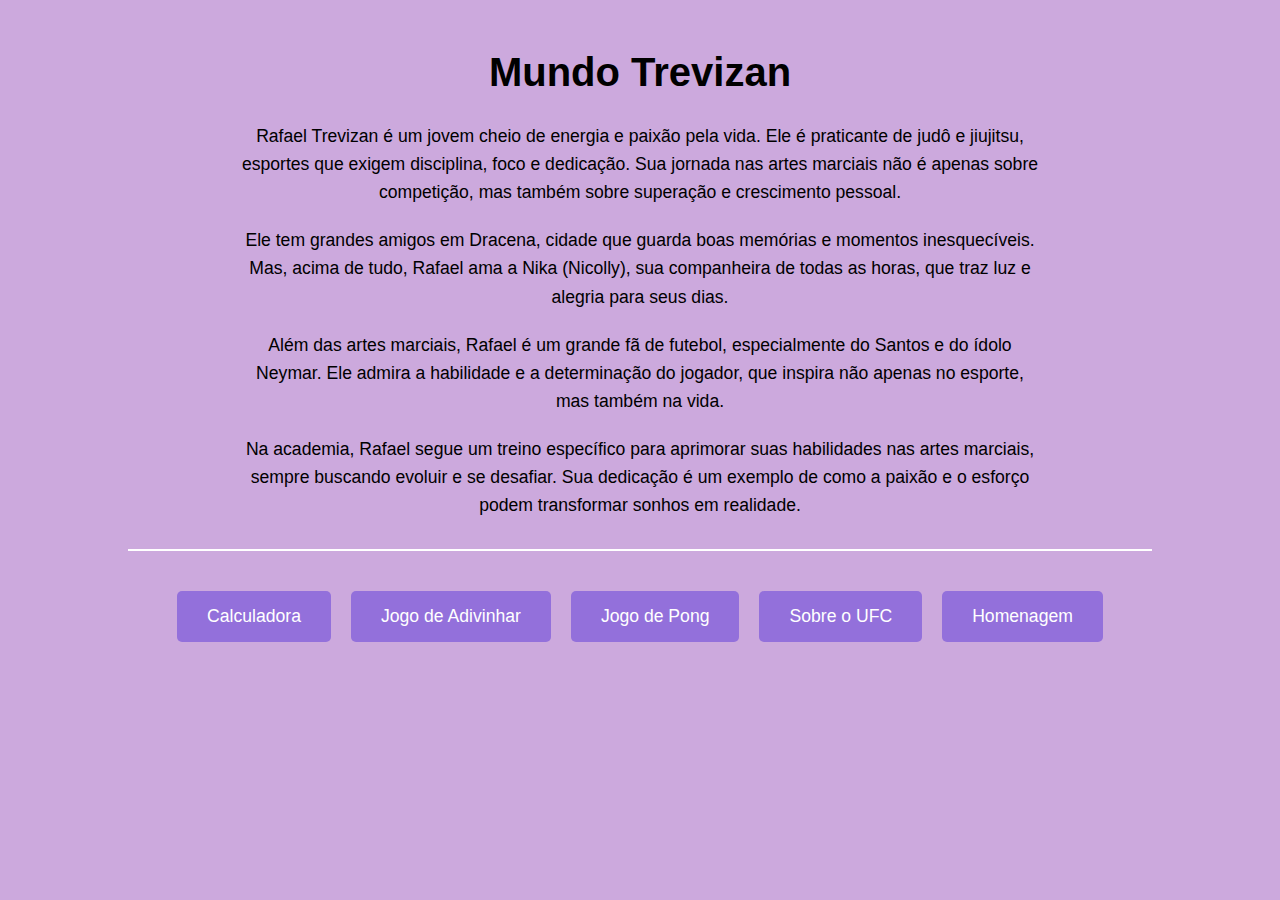
<file: index.html>
<!DOCTYPE html>
<html lang="pt-BR">
<head>
    <meta charset="UTF-8">
    <meta name="viewport" content="width=device-width, initial-scale=1.0">
    <title>Mundo Trevizan</title>
    <style>
        body {
            font-family: 'Comic Sans MS', cursive, sans-serif; /* Fonte Comic Sans */
            background-color: #CCA9DD; /* Roxo claro */
            color: black; /* Texto preto */
            text-align: center;
            margin: 0;
            padding: 0;
        }
        h1 {
            color: black; /* Título preto */
            margin-top: 50px;
            font-size: 2.5em;
        }
        p {
            color: black; /* Texto preto */
            max-width: 800px;
            margin: 20px auto;
            line-height: 1.6;
            font-size: 1.1em;
        }
        .separator {
            width: 80%;
            height: 2px;
            background-color: white; /* Linha separadora branca */
            margin: 30px auto;
        }
        .button-container {
            display: flex;
            justify-content: center;
            flex-wrap: nowrap; /* Botões na mesma linha */
            margin-top: 30px;
        }
        .button-container a {
            text-decoration: none;
            color: white;
            background-color: #9370DB; /* Roxo médio claro */
            padding: 15px 30px;
            margin: 10px;
            border-radius: 5px;
            transition: background-color 0.3s ease;
            font-size: 1.1em;
        }
        .button-container a:hover {
            background-color: #BA55D3; /* Roxo mais claro */
        }
    </style>
</head>
<body>
    <h1>Mundo Trevizan</h1>
    <p>
        Rafael Trevizan é um jovem cheio de energia e paixão pela vida. Ele é praticante de judô e jiujitsu, esportes que exigem disciplina, foco e dedicação. Sua jornada nas artes marciais não é apenas sobre competição, mas também sobre superação e crescimento pessoal.
    </p>
    <p>
        Ele tem grandes amigos em Dracena, cidade que guarda boas memórias e momentos inesquecíveis. Mas, acima de tudo, Rafael ama a Nika (Nicolly), sua companheira de todas as horas, que traz luz e alegria para seus dias.
    </p>
    <p>
        Além das artes marciais, Rafael é um grande fã de futebol, especialmente do Santos e do ídolo Neymar. Ele admira a habilidade e a determinação do jogador, que inspira não apenas no esporte, mas também na vida.
    </p>
    <p>
        Na academia, Rafael segue um treino específico para aprimorar suas habilidades nas artes marciais, sempre buscando evoluir e se desafiar. Sua dedicação é um exemplo de como a paixão e o esforço podem transformar sonhos em realidade.
    </p>
    <div class="separator"></div> <!-- Linha separadora -->
    <div class="button-container">
        <a href="calculadora.html">Calculadora</a>
        <a href="adivinhar.html">Jogo de Adivinhar</a>
        <a href="pong.html">Jogo de Pong</a>
        <a href="ufc.html">Sobre o UFC</a>
        <a href="homenagem.html">Homenagem</a>
    </div>
</body>
</html>
</file>
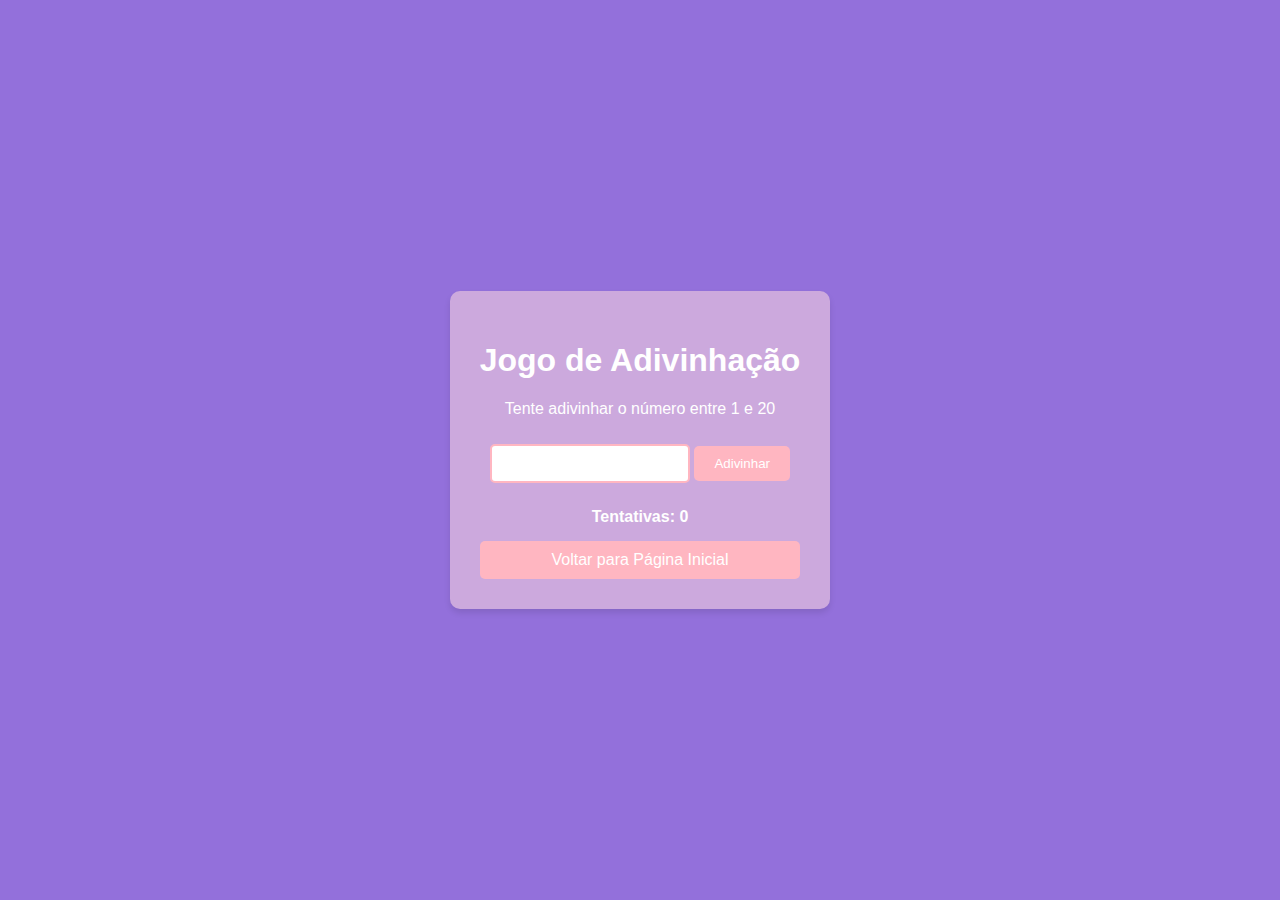
<file: adivinhar.html>
<html lang="pt-BR">
<head>
    <meta charset="UTF-8">
    <title>Jogo de Adivinhação</title>
    <link rel="stylesheet" href="advstyles.css">
</head>
<body>
    <div class="container">
        <h1>Jogo de Adivinhação</h1>
        <p>Tente adivinhar o número entre 1 e 20</p>
        <input type="number" id="guessInput" min="1" max="20">
        <button onclick="checkGuess()">Adivinhar</button>
        <p id="message"></p>
        <p id="attempts">Tentativas: 0</p>
        <p id="guess-path"></p>
        <a href="index.html" class="back-button">Voltar para Página Inicial</a>
    </div>
    <script src="advscript.js"></script>
</body>
</html>
</file>
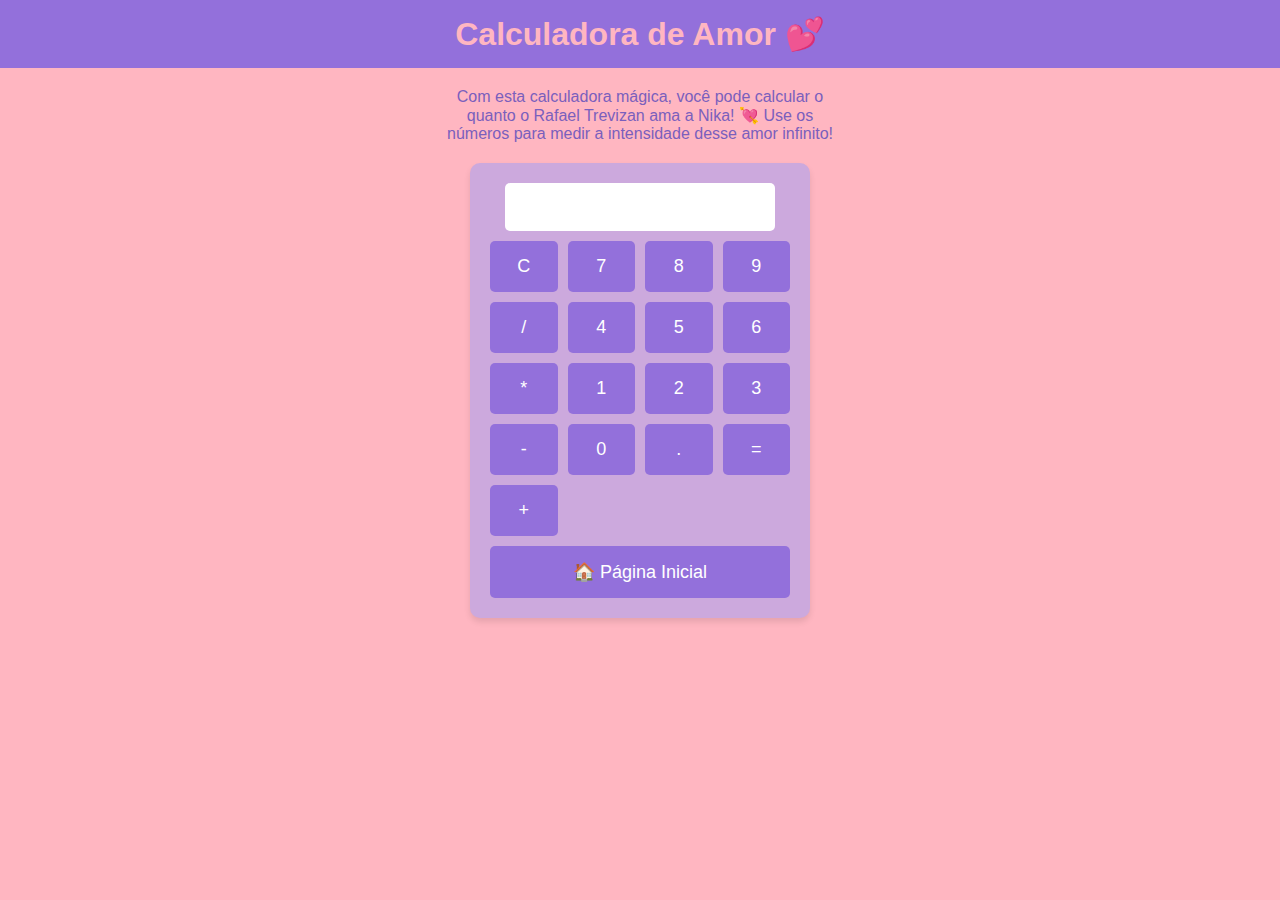
<file: calculadora.html>
<html lang="pt-br">
<head>
    <meta charset="UTF-8">
    <title>Calculadora de Amor do Rafael e Nika</title>
    <link rel="stylesheet" href="calcstyles.css">
</head>
<body>
    <header>
        <div class="header-bg"></div>
        <h1>Calculadora de Amor 💕</h1>
    </header>
    
    <div class="container">
        <p class="description">Com esta calculadora mágica, você pode calcular o quanto o Rafael Trevizan ama a Nika! 💘 Use os números para medir a intensidade desse amor infinito!</p>
        
        <div class="calculator">
            <input type="text" id="display" readonly>
            <div class="buttons">
                <button onclick="clearDisplay()">C</button>
                <button onclick="appendToDisplay('7')">7</button>
                <button onclick="appendToDisplay('8')">8</button>
                <button onclick="appendToDisplay('9')">9</button>
                <button onclick="appendToDisplay('/')">/</button>

                <button onclick="appendToDisplay('4')">4</button>
                <button onclick="appendToDisplay('5')">5</button>
                <button onclick="appendToDisplay('6')">6</button>
                <button onclick="appendToDisplay('*')">*</button>

                <button onclick="appendToDisplay('1')">1</button>
                <button onclick="appendToDisplay('2')">2</button>
                <button onclick="appendToDisplay('3')">3</button>
                <button onclick="appendToDisplay('-')">-</button>

                <button onclick="appendToDisplay('0')">0</button>
                <button onclick="appendToDisplay('.')">.</button>
                <button onclick="calculate()">=</button>
                <button onclick="appendToDisplay('+')">+</button>
            </div>
            <button onclick="goToHomePage()" class="home-button">🏠 Página Inicial</button>
        </div>
    </div>
    <script src="calcscript.js"></script>
</body>
</html>
</file>
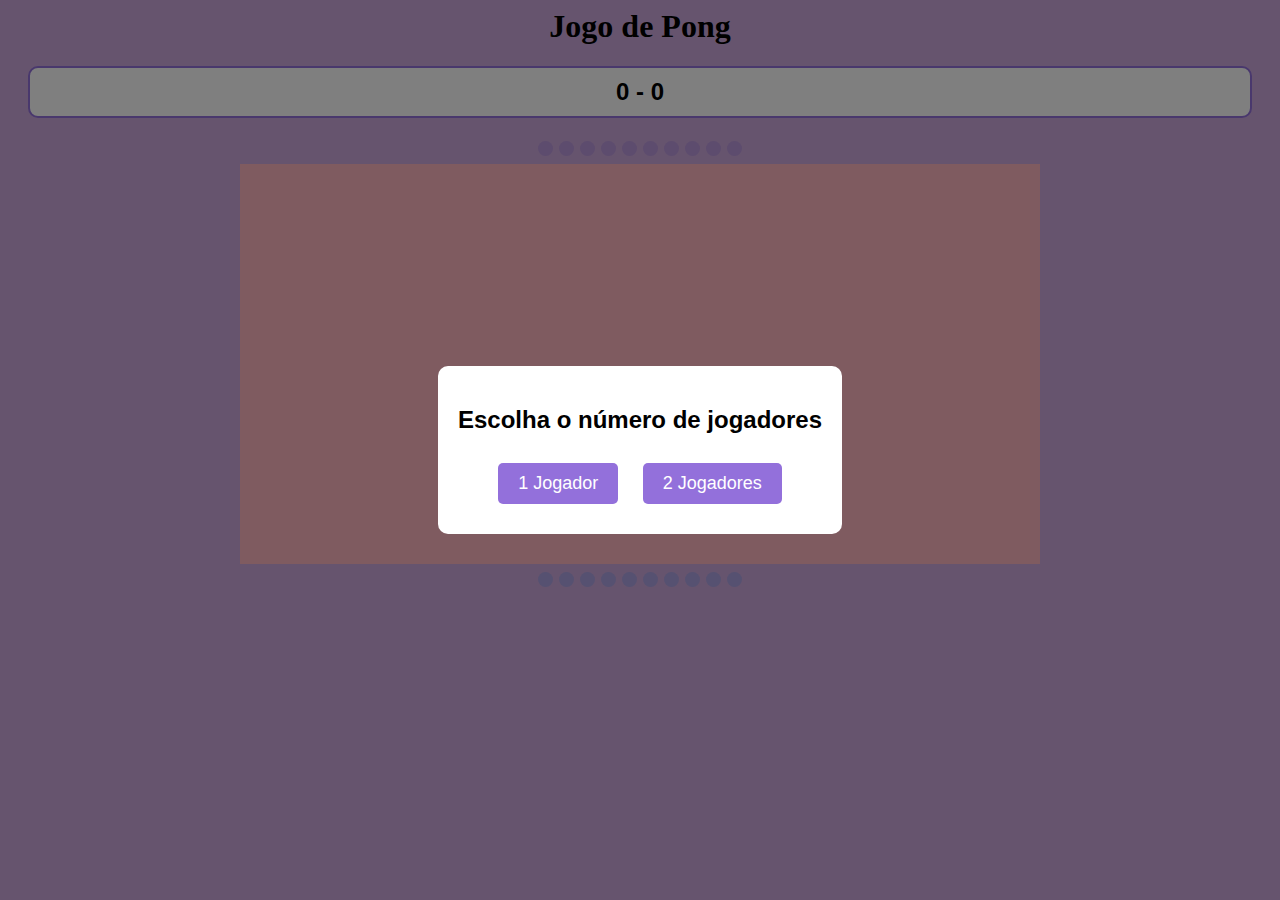
<file: pong.html>
<html lang="pt-BR">
<head>
    <meta charset="UTF-8">
    <meta name="viewport" content="width=device-width, initial-scale=1.0">
    <title>Pong - Mundo Trevizan</title>
    <link rel="stylesheet" href="styles.css">
</head>
<body>
    <div id="player-selection" class="modal">
        <div class="modal-content">
            <h2>Escolha o número de jogadores</h2>
            <button onclick="startGame(1)">1 Jogador</button>
            <button onclick="startGame(2)">2 Jogadores</button>
        </div>
    </div>
    
    <h1 style="font-family: 'Comic Sans MS', cursive; color: black;">Jogo de Pong</h1>
    <div class="placar" id="placar">0 - 0</div>
    <div class="arquibancada" id="torcidaSuperior"></div>
    <div class="game-container">
        <canvas id="pongCanvas" width="800" height="400"></canvas>
        <div class="button-container" id="fimJogo">
            <button onclick="reiniciarJogo()">Jogar Novamente</button>
            <button onclick="window.location.href='index.html'">Voltar à Página Inicial</button>
        </div>
    </div>
    <div class="arquibancada arquibancada-inferior" id="torcidaInferior"></div>
    
    <script src="game.js"></script>
</body>
</html>
</file>
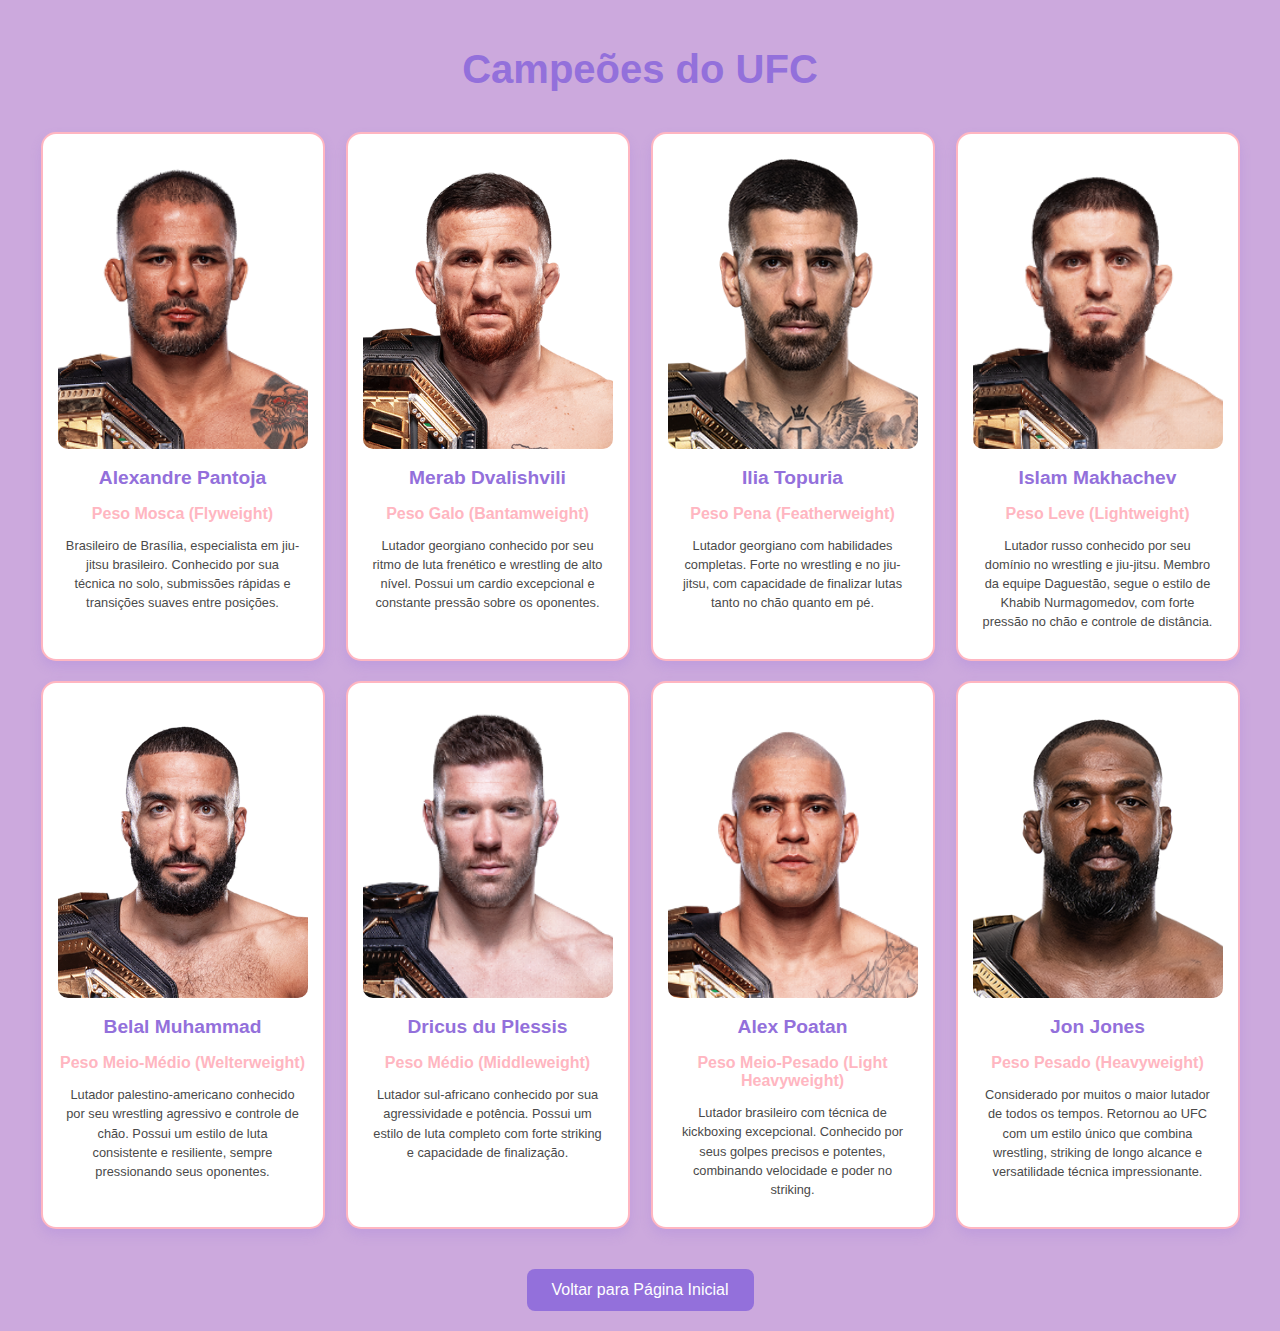
<file: ufc.html>
<html lang="pt-BR">
<head>
    <meta charset="UTF-8">
    <title>Campeões do UFC</title>
    <link rel="stylesheet" href="ufcstyles.css">
</head>
<body>
    <div class="container">
        <h1>Campeões do UFC</h1>
        
        <div class="champion-grid">
            <div class="champion-card" data-wiki="https://pt.wikipedia.org/wiki/Alexandre_Pantoja">
                <img src="pantoja.jpg" alt="Alexandre Pantoja">
                <h2>Alexandre Pantoja</h2>
                <h3>Peso Mosca (Flyweight)</h3>
                <p>Brasileiro de Brasília, especialista em jiu-jitsu brasileiro. Conhecido por sua técnica no solo, submissões rápidas e transições suaves entre posições.</p>
            </div>

            <div class="champion-card" data-wiki="https://pt.wikipedia.org/wiki/Merab_Dvalishvili">
                <img src="merab.jpg" alt="Merab Dvalishvili">
                <h2>Merab Dvalishvili</h2>
                <h3>Peso Galo (Bantamweight)</h3>
                <p>Lutador georgiano conhecido por seu ritmo de luta frenético e wrestling de alto nível. Possui um cardio excepcional e constante pressão sobre os oponentes.</p>
            </div>

            <div class="champion-card" data-wiki="https://pt.wikipedia.org/wiki/Ilia_Topuria">
                <img src="ilia.jpg" alt="Ilia Topuria">
                <h2>Ilia Topuria</h2>
                <h3>Peso Pena (Featherweight)</h3>
                <p>Lutador georgiano com habilidades completas. Forte no wrestling e no jiu-jitsu, com capacidade de finalizar lutas tanto no chão quanto em pé.</p>
            </div>

            <div class="champion-card" data-wiki="https://pt.wikipedia.org/wiki/Islam_Makhachev">
                <img src="islam.jpg" alt="Islam Makhachev">
                <h2>Islam Makhachev</h2>
                <h3>Peso Leve (Lightweight)</h3>
                <p>Lutador russo conhecido por seu domínio no wrestling e jiu-jitsu. Membro da equipe Daguestão, segue o estilo de Khabib Nurmagomedov, com forte pressão no chão e controle de distância.</p>
            </div>

            <div class="champion-card" data-wiki="https://pt.wikipedia.org/wiki/Belal_Muhammad">
                <img src="belal.jpg" alt="Belal Muhammad">
                <h2>Belal Muhammad</h2>
                <h3>Peso Meio-Médio (Welterweight)</h3>
                <p>Lutador palestino-americano conhecido por seu wrestling agressivo e controle de chão. Possui um estilo de luta consistente e resiliente, sempre pressionando seus oponentes.</p>
            </div>

            <div class="champion-card" data-wiki="https://pt.wikipedia.org/wiki/Dricus_du_Plessis">
                <img src="dricus.jpg" alt="Dricus du Plessis">
                <h2>Dricus du Plessis</h2>
                <h3>Peso Médio (Middleweight)</h3>
                <p>Lutador sul-africano conhecido por sua agressividade e potência. Possui um estilo de luta completo com forte striking e capacidade de finalização.</p>
            </div>

            <div class="champion-card" data-wiki="https://pt.wikipedia.org/wiki/Alex_Pereira">
                <img src="poatan.jpg" alt="Alex Poatan">
                <h2>Alex Poatan</h2>
                <h3>Peso Meio-Pesado (Light Heavyweight)</h3>
                <p>Lutador brasileiro com técnica de kickboxing excepcional. Conhecido por seus golpes precisos e potentes, combinando velocidade e poder no striking.</p>
            </div>

            <div class="champion-card" data-wiki="https://pt.wikipedia.org/wiki/Jon_Jones">
                <img src="jon.jpg" alt="Jon Jones">
                <h2>Jon Jones</h2>
                <h3>Peso Pesado (Heavyweight)</h3>
                <p>Considerado por muitos o maior lutador de todos os tempos. Retornou ao UFC com um estilo único que combina wrestling, striking de longo alcance e versatilidade técnica impressionante.</p>
            </div>
        </div>

        <div class="back-btn-container">
            <a href="index.html" class="back-btn">Voltar para Página Inicial</a>
        </div>
    </div>
    <script src="ufcscript.js"></script>
</body>
</html>
</file>
<file: advstyles.css>
body {
    font-family: Arial, sans-serif;
    display: flex;
    justify-content: center;
    align-items: center;
    height: 100vh;
    margin: 0;
    background-color: #9370DB;
    color: white;
}

.container {
    background-color: #CCA9DD;
    padding: 30px;
    border-radius: 10px;
    text-align: center;
    box-shadow: 0 4px 6px rgba(0,0,0,0.1);
}

input {
    padding: 10px;
    margin: 10px 0;
    width: 200px;
    border: 2px solid #FFB6C1;
    border-radius: 5px;
}

button {
    background-color: #FFB6C1;
    color: white;
    border: none;
    padding: 10px 20px;
    border-radius: 5px;
    cursor: pointer;
    transition: background-color 0.3s;
}

button:hover {
    background-color: #9370DB;
}

.back-button {
    display: block;
    margin-top: 15px;
    color: white;
    text-decoration: none;
    background-color: #FFB6C1;
    padding: 10px 20px;
    border-radius: 5px;
    transition: background-color 0.3s;
}

.back-button:hover {
    background-color: #9370DB;
}

#message, #attempts, #guess-path {
    font-weight: bold;
    margin: 15px 0;
}

#guess-path {
    color: white;
}
</file>
<file: calcstyles.css>
body {
    display: flex;
    flex-direction: column;
    align-items: center;
    height: 100vh;
    background-color: #FFB6C1;
    font-family: Arial, sans-serif;
    margin: 0;
    padding: 0;
}

header {
    position: relative;
    width: 100%;
    display: flex;
    justify-content: center;
    align-items: center;
    margin-bottom: 20px;
}

.header-bg {
    position: absolute;
    width: 100%;
    height: 100%;
    background-color: #9370DB;
    z-index: -1;
}

h1 {
    color: #FFB6C1;
    text-align: center;
    padding: 15px 0;
    margin: 0;
}

.container {
    text-align: center;
    width: 100%;
    display: flex;
    flex-direction: column;
    align-items: center;
}

.description {
    color: #7a5fbd;
    max-width: 400px;
    margin: 0 auto 20px;
    font-size: 16px;
    text-align: center;
}

.calculator {
    background-color: #CCA9DD;
    border-radius: 10px;
    padding: 20px;
    box-shadow: 0 4px 6px rgba(0, 0, 0, 0.1);
    width: 300px;
}

#display {
    width: 90%;
    margin-bottom: 10px;
    padding: 10px;
    font-size: 24px;
    text-align: left;
    background-color: white;
    border: none;
    border-radius: 5px;
    margin-left: auto;
    margin-right: auto;
}

.buttons {
    display: grid;
    grid-template-columns: repeat(4, 1fr);
    gap: 10px;
}

button {
    padding: 15px;
    font-size: 18px;
    background-color: #9370DB;
    color: white;
    border: none;
    border-radius: 5px;
    cursor: pointer;
    transition: background-color 0.3s;
}

button:hover {
    background-color: #7a5fbd;
}

.home-button {
    width: 100%;
    margin-top: 10px;
    background-color: #9370DB;
}
</file>
<file: styles.css>
body {
    background-color: #CCA9DD;
    text-align: center;
    font-family: Arial, sans-serif;
}
.game-container {
    display: flex;
    flex-direction: column;
    align-items: center;
    position: relative;
}
canvas {
    background-color: #FFB6C1;
    display: block;
    margin: auto;
    position: relative;
}
.button-container {
    display: none;
    flex-direction: column;
    align-items: center;
    position: absolute;
    top: 50%;
    left: 50%;
    transform: translate(-50%, -50%);
}
.button-container button {
    margin: 10px;
    padding: 10px 20px;
    font-size: 18px;
    cursor: pointer;
    border: none;
    border-radius: 5px;
    background-color: #9370DB;
    color: white;
}
.placar {
    font-size: 24px;
    font-weight: bold;
    color: #000;
    margin: 20px;
    padding: 10px;
    border: 2px solid #9370DB;
    border-radius: 10px;
    background-color: #FFF;
}
.arquibancada {
    display: flex;
    justify-content: center;
    align-items: center;
    margin: 5px 0;
}
.ponto {
    width: 15px;
    height: 15px;
    margin: 3px;
    border-radius: 50%;
    transition: transform 0.2s ease;
    opacity: 0.3;
}
.arquibancada .ponto { background-color: #9370DB; }
.arquibancada-inferior .ponto { background-color: #6495ED; }
.tremor { transform: scale(1.3); }

.modal {
    position: fixed;
    z-index: 1;
    left: 0;
    top: 0;
    width: 100%;
    height: 100%;
    background-color: rgba(0,0,0,0.5);
    display: flex;
    justify-content: center;
    align-items: center;
}
.modal-content {
    background-color: white;
    padding: 20px;
    border-radius: 10px;
    text-align: center;
}
.modal-content button {
    margin: 10px;
    padding: 10px 20px;
    font-size: 18px;
    cursor: pointer;
    border: none;
    border-radius: 5px;
    background-color: #9370DB;
    color: white;
}

@keyframes tremor {
    0% { transform: scale(1); }
    100% { transform: scale(1.2); }
}
</file>
<file: ufcstyles.css>
body {
    font-family: 'Arial', sans-serif;
    background-color: #CCA9DD;
    margin: 0;
    padding: 0;
    color: #4a4a4a;
}

.container {
    max-width: 1200px;
    margin: 0 auto;
    padding: 20px;
}

h1 {
    text-align: center;
    color: #9370DB;
    margin-bottom: 40px;
    font-size: 2.5em;
}

.champion-grid {
    display: grid;
    grid-template-columns: repeat(4, 1fr);
    gap: 20px;
    justify-content: center;
}

.champion-card {
    background-color: #FFFFFF;
    border-radius: 15px;
    box-shadow: 0 6px 12px rgba(147, 112, 219, 0.2);
    padding: 15px;
    text-align: center;
    transition: all 0.3s ease;
    border: 2px solid #FFB6C1;
    cursor: pointer;
    max-width: 250px;
    margin: 0 auto;
}

.champion-card:hover {
    transform: scale(1.05);
    box-shadow: 0 10px 20px rgba(147, 112, 219, 0.3);
}

.champion-card img {
    max-width: 100%;
    height: 300px;
    object-fit: cover;
    border-radius: 10px;
    margin-bottom: 10px;
    filter: grayscale(20%);
    transition: filter 0.3s ease;
}

.champion-card:hover img {
    filter: grayscale(0%);
}

.champion-card h2 {
    color: #9370DB;
    margin: 8px 0;
    font-size: 1.2em;
}

.champion-card h3 {
    color: #FFB6C1;
    margin-bottom: 10px;
    font-size: 1em;
}

.champion-card p {
    color: #4a4a4a;
    font-size: 0.8em;
    line-height: 1.5;
    padding: 0 8px;
}

.back-btn-container {
    text-align: center;
    margin-top: 40px;
}

.back-btn {
    display: inline-block;
    background-color: #9370DB;
    color: white;
    padding: 12px 25px;
    text-decoration: none;
    border-radius: 8px;
    transition: background-color 0.3s ease, transform 0.2s ease;
}

.back-btn:hover {
    background-color: #FFB6C1;
    transform: translateY(-3px);
}
</file>
